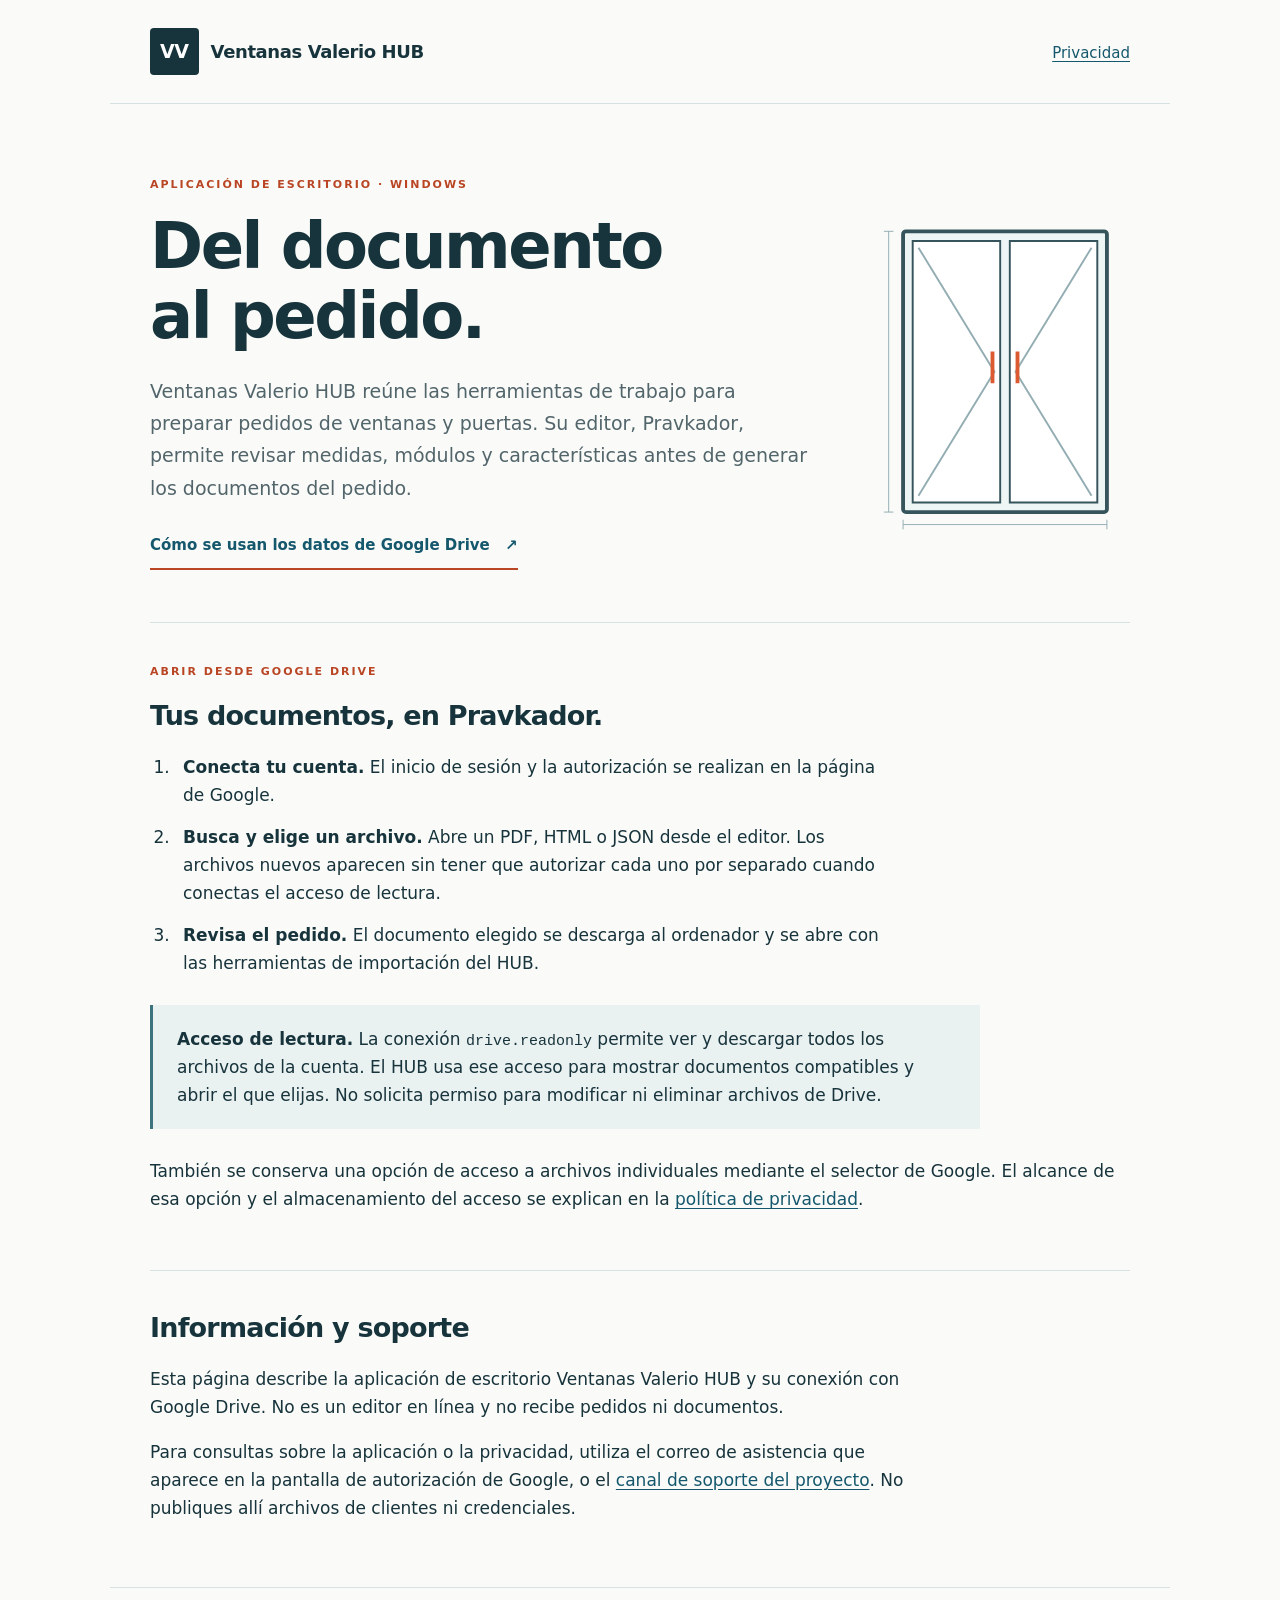
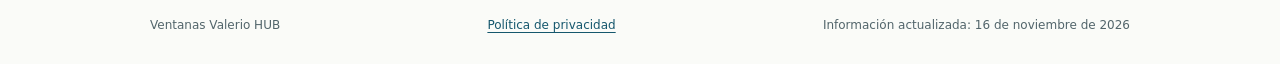
<file: index.html>
<!doctype html>
<html lang="es">
<head><meta charset="utf-8"><meta name="viewport" content="width=device-width,initial-scale=1"><meta name="description" content="Ventanas Valerio HUB: aplicación de escritorio para preparar pedidos de ventanas. Información sobre la apertura de documentos de Google Drive."><title>Ventanas Valerio HUB</title><link rel="stylesheet" href="styles.css"></head>
<body>
<header><a class="brand" href="./"><span class="monogram">VV</span> Ventanas Valerio HUB</a><nav aria-label="Principal"><a href="privacy.html">Privacidad</a></nav></header>
<main>
<section class="intro"><div><p class="eyebrow">APLICACIÓN DE ESCRITORIO · WINDOWS</p><h1>Del documento<br>al pedido.</h1><p class="lead">Ventanas Valerio HUB reúne las herramientas de trabajo para preparar pedidos de ventanas y puertas. Su editor, Pravkador, permite revisar medidas, módulos y características antes de generar los documentos del pedido.</p><a class="button" href="privacy.html">Cómo se usan los datos de Google Drive <span aria-hidden="true">↗</span></a></div>
<svg class="window" viewBox="0 0 260 330" role="img" aria-label="Esquema de una ventana de dos hojas"><rect x="24" y="18" width="212" height="292" rx="3" fill="#edf5f5" stroke="#36545c" stroke-width="4"/><path d="M34 28h91v272H34zM135 28h91v272h-91z" fill="#fff" stroke="#36545c" stroke-width="2"/><path d="M40 35l79 129-79 129M220 35l-79 129 79 129" fill="none" stroke="#93adb3" stroke-width="2"/><path d="M143 143v33M117 143v33" stroke="#db5a32" stroke-width="4"/><path d="M9 18v292M4 18h10M4 310h10M24 323h212M24 318v10M236 318v10" fill="none" stroke="#93adb3"/></svg></section>
<section class="drive"><p class="eyebrow">ABRIR DESDE GOOGLE DRIVE</p><h2>Tus documentos, en Pravkador.</h2><ol><li><strong>Conecta tu cuenta.</strong> El inicio de sesión y la autorización se realizan en la página de Google.</li><li><strong>Busca y elige un archivo.</strong> Abre un PDF, HTML o JSON desde el editor. Los archivos nuevos aparecen sin tener que autorizar cada uno por separado cuando conectas el acceso de lectura.</li><li><strong>Revisa el pedido.</strong> El documento elegido se descarga al ordenador y se abre con las herramientas de importación del HUB.</li></ol><aside><strong>Acceso de lectura.</strong> La conexión <code>drive.readonly</code> permite ver y descargar todos los archivos de la cuenta. El HUB usa ese acceso para mostrar documentos compatibles y abrir el que elijas. No solicita permiso para modificar ni eliminar archivos de Drive.</aside><p>También se conserva una opción de acceso a archivos individuales mediante el selector de Google. El alcance de esa opción y el almacenamiento del acceso se explican en la <a href="privacy.html">política de privacidad</a>.</p></section>
<section class="about"><h2>Información y soporte</h2><p>Esta página describe la aplicación de escritorio Ventanas Valerio HUB y su conexión con Google Drive. No es un editor en línea y no recibe pedidos ni documentos.</p><p>Para consultas sobre la aplicación o la privacidad, utiliza el correo de asistencia que aparece en la pantalla de autorización de Google, o el <a href="https://github.com/siropaden/vv-hub-info/issues">canal de soporte del proyecto</a>. No publiques allí archivos de clientes ni credenciales.</p></section>
</main><footer><span>Ventanas Valerio HUB</span><a href="privacy.html">Política de privacidad</a><span>Información actualizada: 16 de noviembre de 2026</span></footer>
</body></html>
</file>
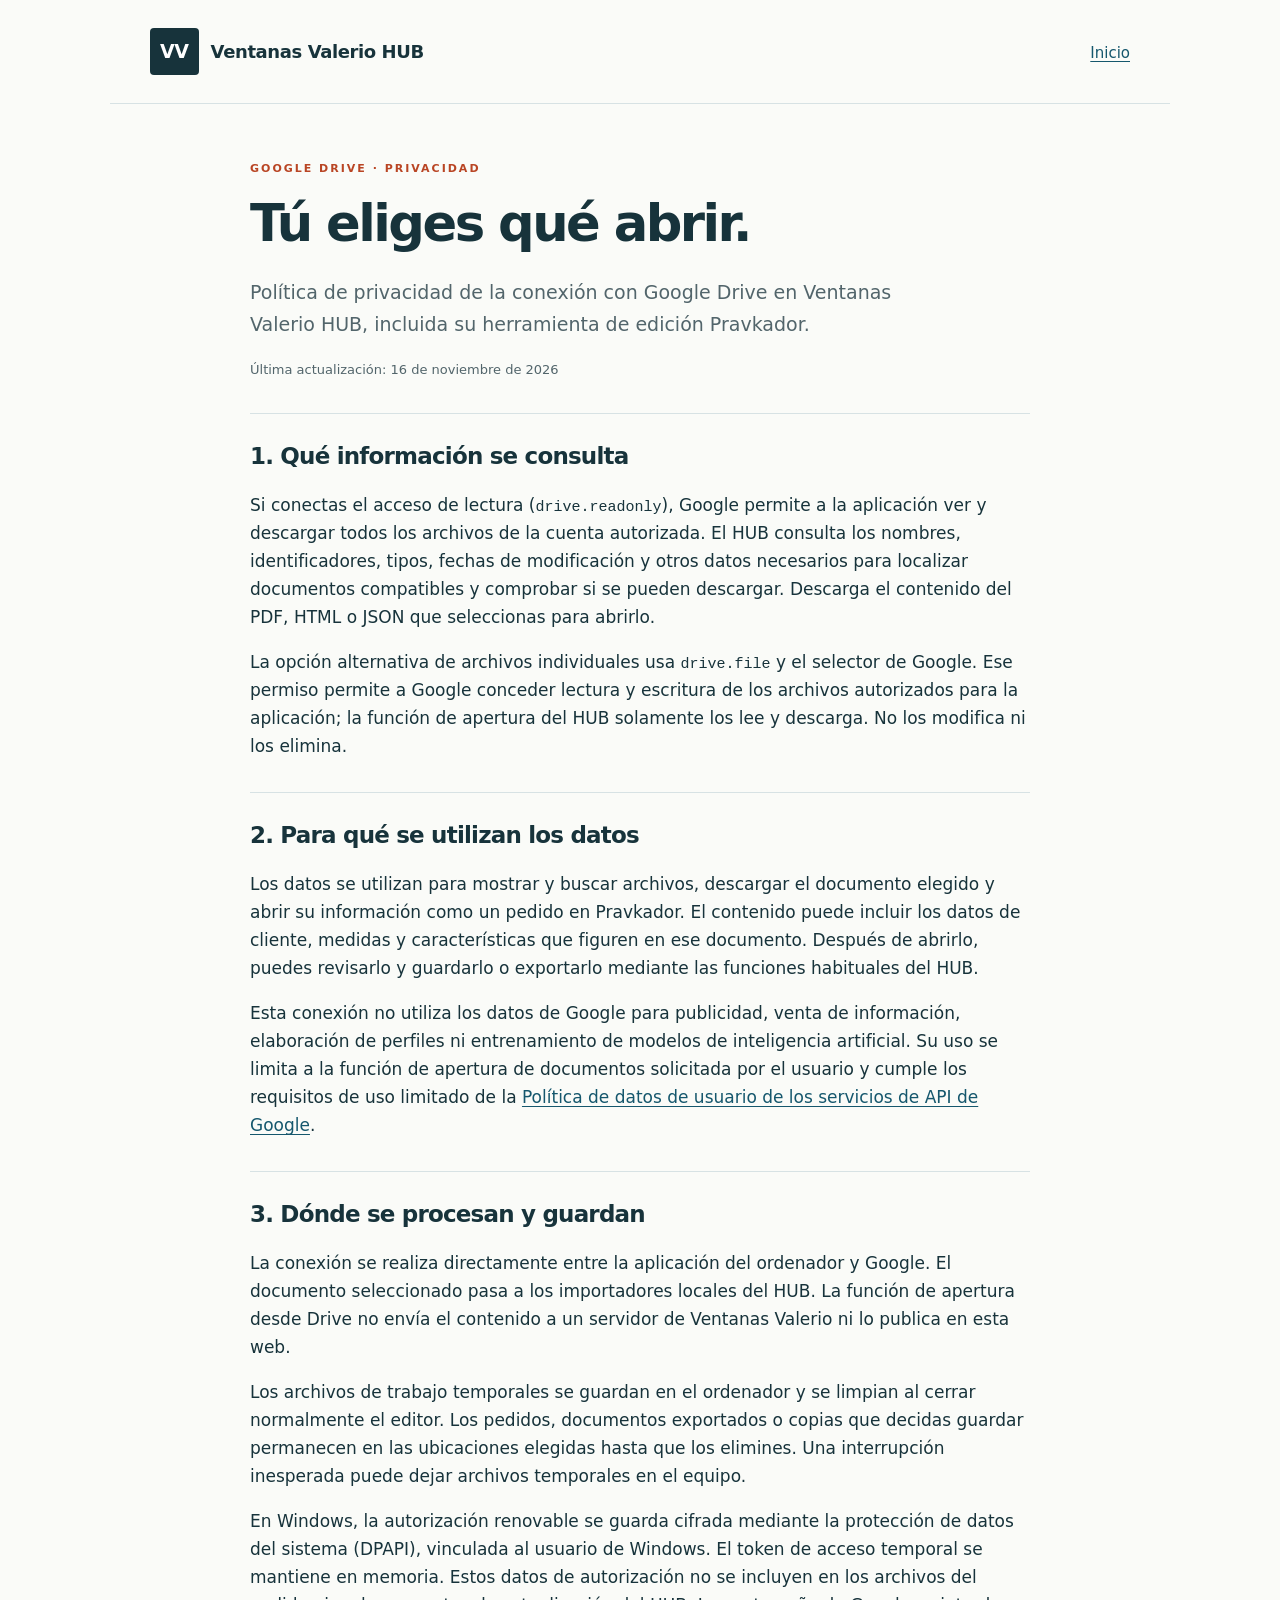
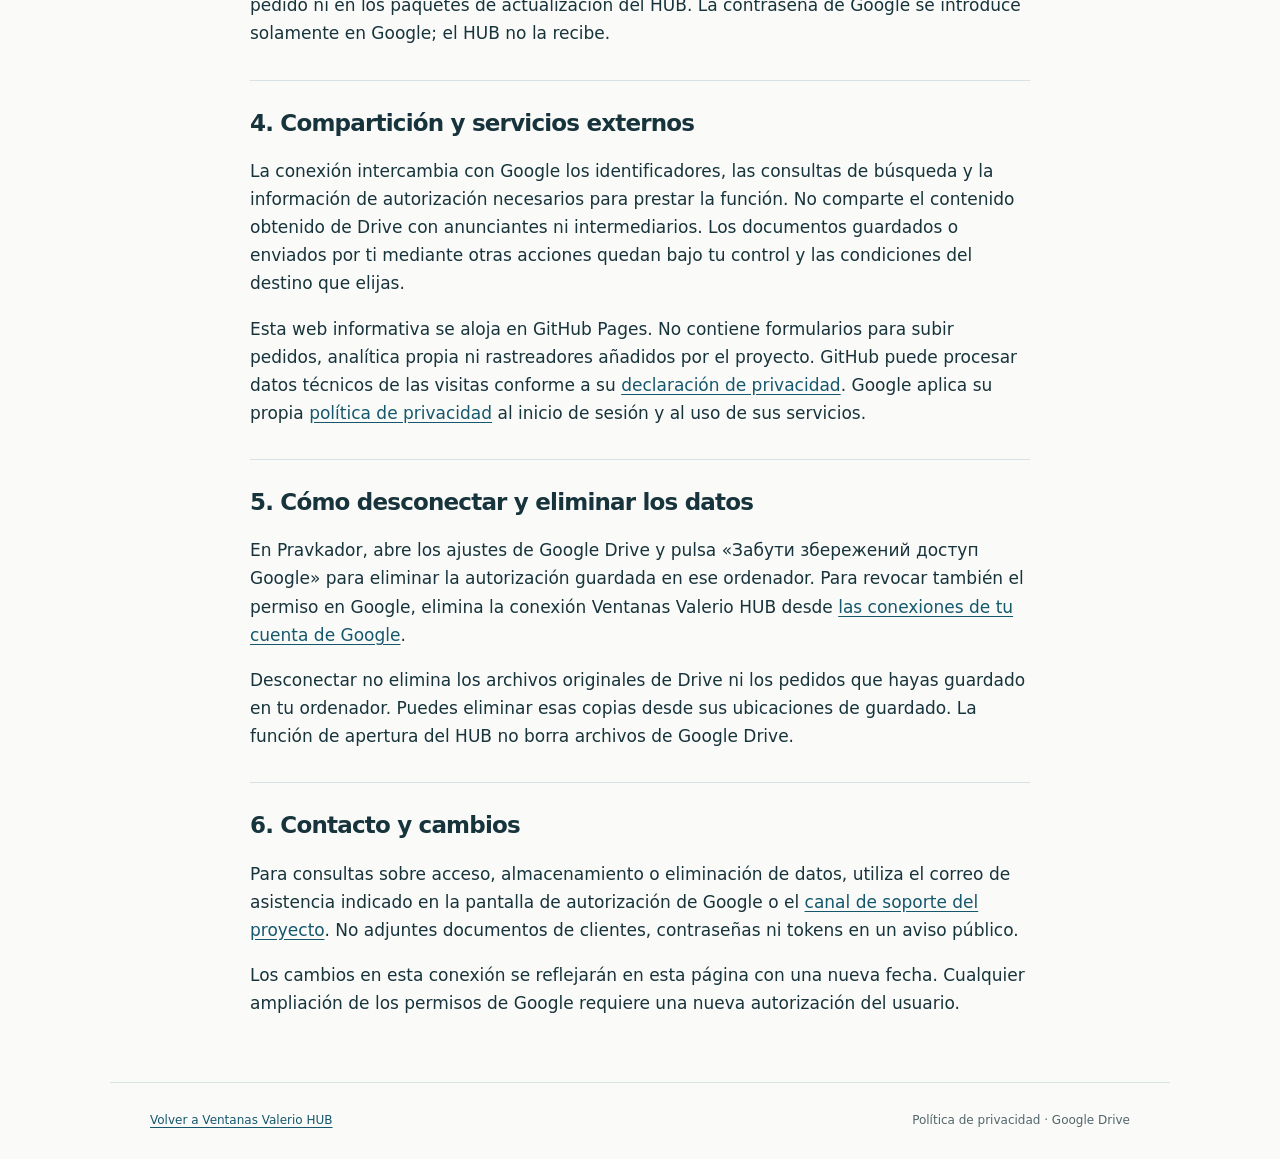
<file: privacy.html>
<!doctype html>
<html lang="es">
<head><meta charset="utf-8"><meta name="viewport" content="width=device-width,initial-scale=1"><meta name="description" content="Cómo Ventanas Valerio HUB accede, utiliza y guarda datos de Google Drive."><title>Política de privacidad · Ventanas Valerio HUB</title><link rel="stylesheet" href="styles.css"></head>
<body><header><a class="brand" href="./"><span class="monogram">VV</span> Ventanas Valerio HUB</a><nav aria-label="Principal"><a href="./">Inicio</a></nav></header>
<main class="policy"><p class="eyebrow">GOOGLE DRIVE · PRIVACIDAD</p><h1>Tú eliges qué abrir.</h1><p class="lead">Política de privacidad de la conexión con Google Drive en Ventanas Valerio HUB, incluida su herramienta de edición Pravkador.</p><p class="updated">Última actualización: 16 de noviembre de 2026</p>
<section><h2>1. Qué información se consulta</h2><p>Si conectas el acceso de lectura (<code>drive.readonly</code>), Google permite a la aplicación ver y descargar todos los archivos de la cuenta autorizada. El HUB consulta los nombres, identificadores, tipos, fechas de modificación y otros datos necesarios para localizar documentos compatibles y comprobar si se pueden descargar. Descarga el contenido del PDF, HTML o JSON que seleccionas para abrirlo.</p><p>La opción alternativa de archivos individuales usa <code>drive.file</code> y el selector de Google. Ese permiso permite a Google conceder lectura y escritura de los archivos autorizados para la aplicación; la función de apertura del HUB solamente los lee y descarga. No los modifica ni los elimina.</p></section>
<section><h2>2. Para qué se utilizan los datos</h2><p>Los datos se utilizan para mostrar y buscar archivos, descargar el documento elegido y abrir su información como un pedido en Pravkador. El contenido puede incluir los datos de cliente, medidas y características que figuren en ese documento. Después de abrirlo, puedes revisarlo y guardarlo o exportarlo mediante las funciones habituales del HUB.</p><p>Esta conexión no utiliza los datos de Google para publicidad, venta de información, elaboración de perfiles ni entrenamiento de modelos de inteligencia artificial. Su uso se limita a la función de apertura de documentos solicitada por el usuario y cumple los requisitos de uso limitado de la <a href="https://developers.google.com/terms/api-services-user-data-policy">Política de datos de usuario de los servicios de API de Google</a>.</p></section>
<section><h2>3. Dónde se procesan y guardan</h2><p>La conexión se realiza directamente entre la aplicación del ordenador y Google. El documento seleccionado pasa a los importadores locales del HUB. La función de apertura desde Drive no envía el contenido a un servidor de Ventanas Valerio ni lo publica en esta web.</p><p>Los archivos de trabajo temporales se guardan en el ordenador y se limpian al cerrar normalmente el editor. Los pedidos, documentos exportados o copias que decidas guardar permanecen en las ubicaciones elegidas hasta que los elimines. Una interrupción inesperada puede dejar archivos temporales en el equipo.</p><p>En Windows, la autorización renovable se guarda cifrada mediante la protección de datos del sistema (DPAPI), vinculada al usuario de Windows. El token de acceso temporal se mantiene en memoria. Estos datos de autorización no se incluyen en los archivos del pedido ni en los paquetes de actualización del HUB. La contraseña de Google se introduce solamente en Google; el HUB no la recibe.</p></section>
<section><h2>4. Compartición y servicios externos</h2><p>La conexión intercambia con Google los identificadores, las consultas de búsqueda y la información de autorización necesarios para prestar la función. No comparte el contenido obtenido de Drive con anunciantes ni intermediarios. Los documentos guardados o enviados por ti mediante otras acciones quedan bajo tu control y las condiciones del destino que elijas.</p><p>Esta web informativa se aloja en GitHub Pages. No contiene formularios para subir pedidos, analítica propia ni rastreadores añadidos por el proyecto. GitHub puede procesar datos técnicos de las visitas conforme a su <a href="https://docs.github.com/en/site-policy/privacy-policies/github-general-privacy-statement">declaración de privacidad</a>. Google aplica su propia <a href="https://policies.google.com/privacy">política de privacidad</a> al inicio de sesión y al uso de sus servicios.</p></section>
<section><h2>5. Cómo desconectar y eliminar los datos</h2><p>En Pravkador, abre los ajustes de Google Drive y pulsa «Забути збережений доступ Google» para eliminar la autorización guardada en ese ordenador. Para revocar también el permiso en Google, elimina la conexión Ventanas Valerio HUB desde <a href="https://myaccount.google.com/connections">las conexiones de tu cuenta de Google</a>.</p><p>Desconectar no elimina los archivos originales de Drive ni los pedidos que hayas guardado en tu ordenador. Puedes eliminar esas copias desde sus ubicaciones de guardado. La función de apertura del HUB no borra archivos de Google Drive.</p></section>
<section><h2>6. Contacto y cambios</h2><p>Para consultas sobre acceso, almacenamiento o eliminación de datos, utiliza el correo de asistencia indicado en la pantalla de autorización de Google o el <a href="https://github.com/siropaden/vv-hub-info/issues">canal de soporte del proyecto</a>. No adjuntes documentos de clientes, contraseñas ni tokens en un aviso público.</p><p>Los cambios en esta conexión se reflejarán en esta página con una nueva fecha. Cualquier ampliación de los permisos de Google requiere una nueva autorización del usuario.</p></section>
</main><footer><a href="./">Volver a Ventanas Valerio HUB</a><span>Política de privacidad · Google Drive</span></footer></body></html>
</file>
<file: styles.css>
:root{color-scheme:light;--ink:#17333b;--muted:#52656b;--accent:#b94524;--line:#d7e2e4;--paper:#fafbf8}*{box-sizing:border-box}body{margin:0;background:var(--paper);color:var(--ink);font:17px/1.65 system-ui,-apple-system,Segoe UI,sans-serif}a{color:#15576d;text-underline-offset:3px}a:hover{color:var(--accent)}header,main,footer{max-width:1060px;margin:auto;padding:28px 40px}header{display:flex;justify-content:space-between;align-items:center;border-bottom:1px solid var(--line);gap:22px}.brand{font-weight:700;font-size:18px;letter-spacing:-.4px;text-decoration:none;color:var(--ink);display:flex;align-items:center;gap:12px}.monogram{background:var(--ink);color:white;padding:8px 10px;border-radius:4px;font-size:19px}nav a{font-size:15px}.intro{display:grid;grid-template-columns:1fr 250px;gap:66px;align-items:center;padding:44px 0 52px}.eyebrow{font-size:11px;font-weight:750;letter-spacing:2px;color:var(--accent);margin:0 0 18px}h1{font-size:clamp(40px,5vw,64px);letter-spacing:-2.5px;line-height:1.08;margin:0 0 24px;font-weight:650}h2{font-size:27px;line-height:1.25;letter-spacing:-.8px;margin:0 0 20px}.lead{font-size:19px;line-height:1.7;color:var(--muted);max-width:670px}.button{display:inline-block;border-bottom:2px solid var(--accent);padding:10px 0;font-size:15px;font-weight:650;text-decoration:none}.button span{margin-left:10px}.window{width:100%;height:auto}.drive{border-top:1px solid var(--line);border-bottom:1px solid var(--line);padding:40px 0;margin:0 0 40px}ol{padding-left:25px;max-width:740px}li{padding-left:8px;margin-bottom:14px}aside{background:#eaf1f1;border-left:3px solid #3c737e;padding:20px 24px;margin:28px 0;max-width:830px}code{font:15px ui-monospace,monospace;overflow-wrap:anywhere}.about{max-width:780px;padding-bottom:20px}footer{border-top:1px solid var(--line);display:flex;gap:24px;justify-content:space-between;color:var(--muted);font-size:12px;flex-wrap:wrap}.policy{max-width:860px;padding-top:56px;padding-bottom:48px}.policy h1{font-size:clamp(36px,4vw,52px)}.policy h2{font-size:23px}.policy section{border-top:1px solid var(--line);padding-top:28px;margin-top:32px}.updated{font-size:13px;color:var(--muted)}:focus-visible{outline:3px solid #db5a32;outline-offset:4px}@media(max-width:700px){header,main,footer{padding-left:22px;padding-right:22px}.intro{grid-template-columns:1fr;gap:26px;padding-top:36px}.window{width:150px;justify-self:center}.brand{font-size:15px}header{gap:12px}.monogram{font-size:15px}h1{letter-spacing:-1.8px}.lead{font-size:17px}body{font-size:16px}.policy{padding-top:38px}.button{font-size:14px}.drive{padding-top:32px}aside{padding:17px}}
</file>
